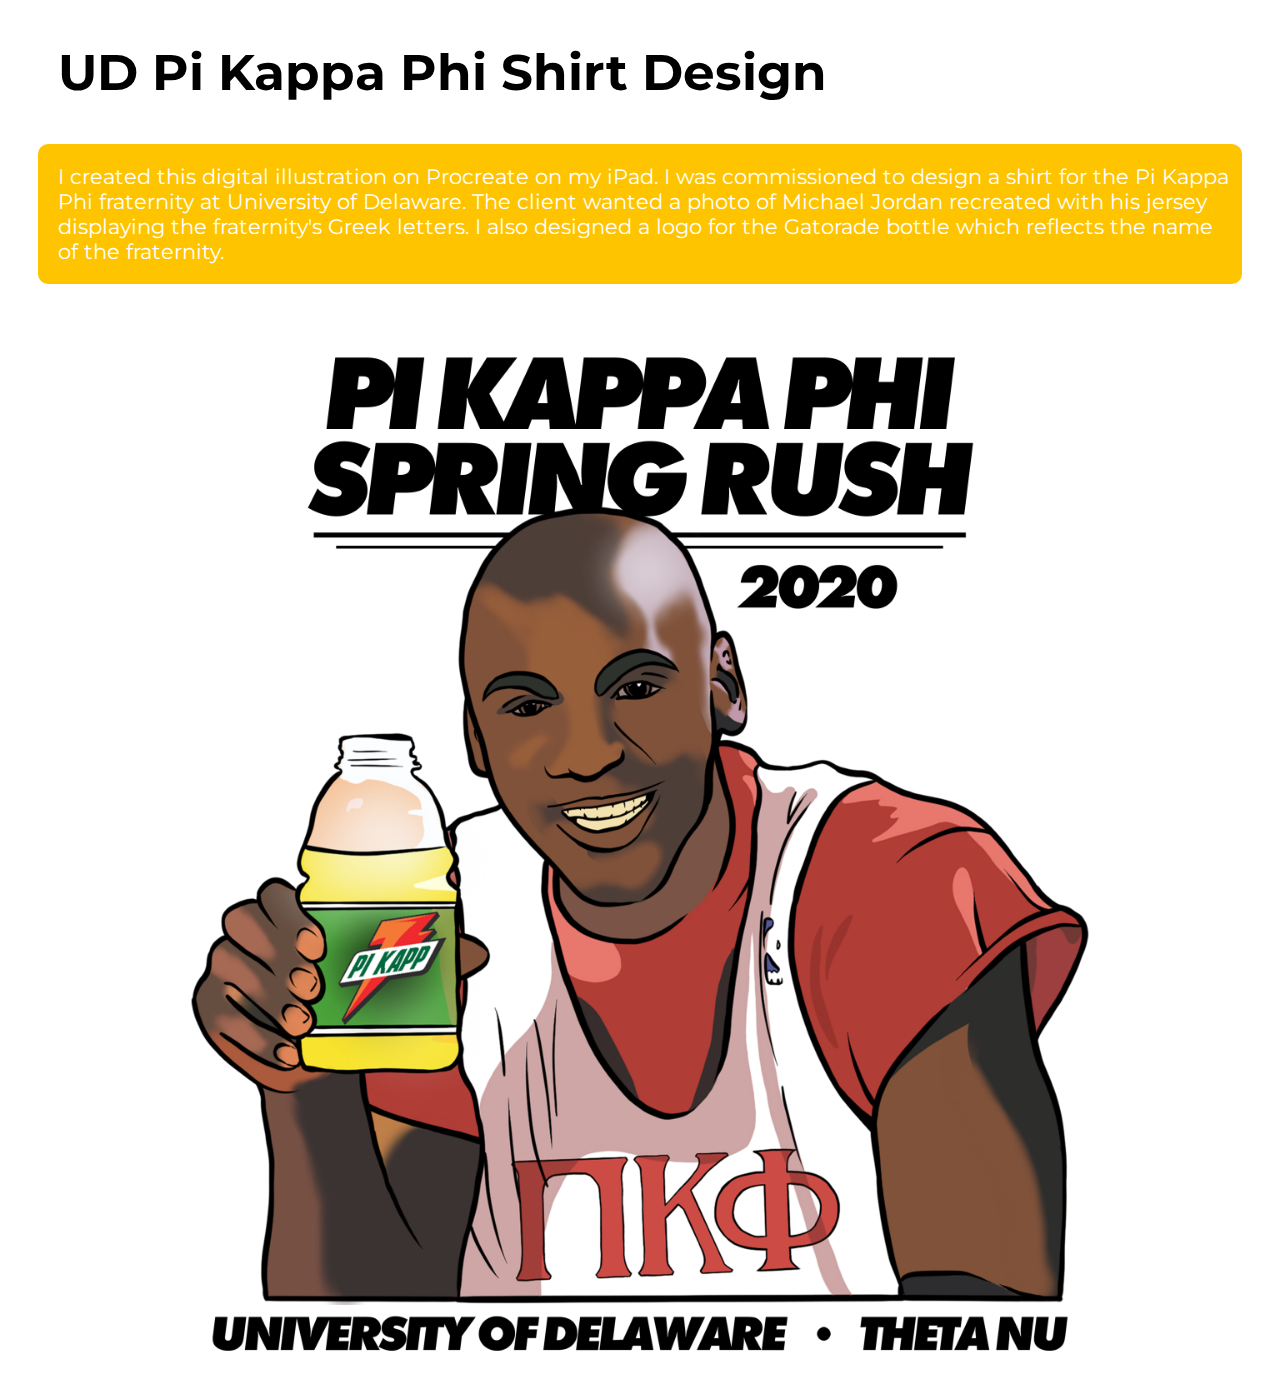
<file: images/project_3/project_3.html>
<!DOCTYPE html>
<!--[if lt IE 7]>      <html class="no-js lt-ie9 lt-ie8 lt-ie7"> <![endif]-->
<!--[if IE 7]>         <html class="no-js lt-ie9 lt-ie8"> <![endif]-->
<!--[if IE 8]>         <html class="no-js lt-ie9"> <![endif]-->
<!--[if gt IE 8]><!--> <html class="no-js"> <!--<![endif]-->
    <head>
        <meta charset="utf-8">
        <meta http-equiv="X-UA-Compatible" content="IE=edge">
        <title>UD Pi Kappa Phi Shirt Design</title>
        <meta name="description" content="">
        <meta name="viewport" content="width=device-width, initial-scale=1">
        <link rel="stylesheet" href="/slider.css">
        <link href="https://fonts.googleapis.com/css?family=Montserrat:400,600,600i,800&display=swap"rel="stylesheet"/>
    </head>
    <body>
        <h2>UD Pi Kappa Phi Shirt Design</h2>
        <p class="kappa">
          I created this digital illustration on Procreate on my iPad. I was commissioned
          to design a shirt for the Pi Kappa Phi fraternity at University of Delaware.
          The client wanted a photo of Michael Jordan recreated with his jersey displaying
          the fraternity's Greek letters. I also designed a logo for the Gatorade bottle
          which reflects the name of the fraternity.
        </p>
        <div class="slideshow-container">
            <div class="mySlides fade">
              <img src="1.png" class="mj">
           
            <br>
            
            
        
        <script src="" async defer></script>
        <script>
            var slideIndex = 1;
            showSlides(slideIndex);
            
            function plusSlides(n) {
              showSlides(slideIndex += n);
            }
            
            function currentSlide(n) {
              showSlides(slideIndex = n);
            }
            
            function showSlides(n) {
              var i;
              var slides = document.getElementsByClassName("mySlides");
              var dots = document.getElementsByClassName("dot");
              if (n > slides.length) {slideIndex = 1}    
              if (n < 1) {slideIndex = slides.length}
              for (i = 0; i < slides.length; i++) {
                  slides[i].style.display = "none";  
              }
              for (i = 0; i < dots.length; i++) {
                  dots[i].className = dots[i].className.replace(" active", "");
              }
              slides[slideIndex-1].style.display = "block";  
              dots[slideIndex-1].className += " active";
            }
            </script>
    </body>
</html>
</file>
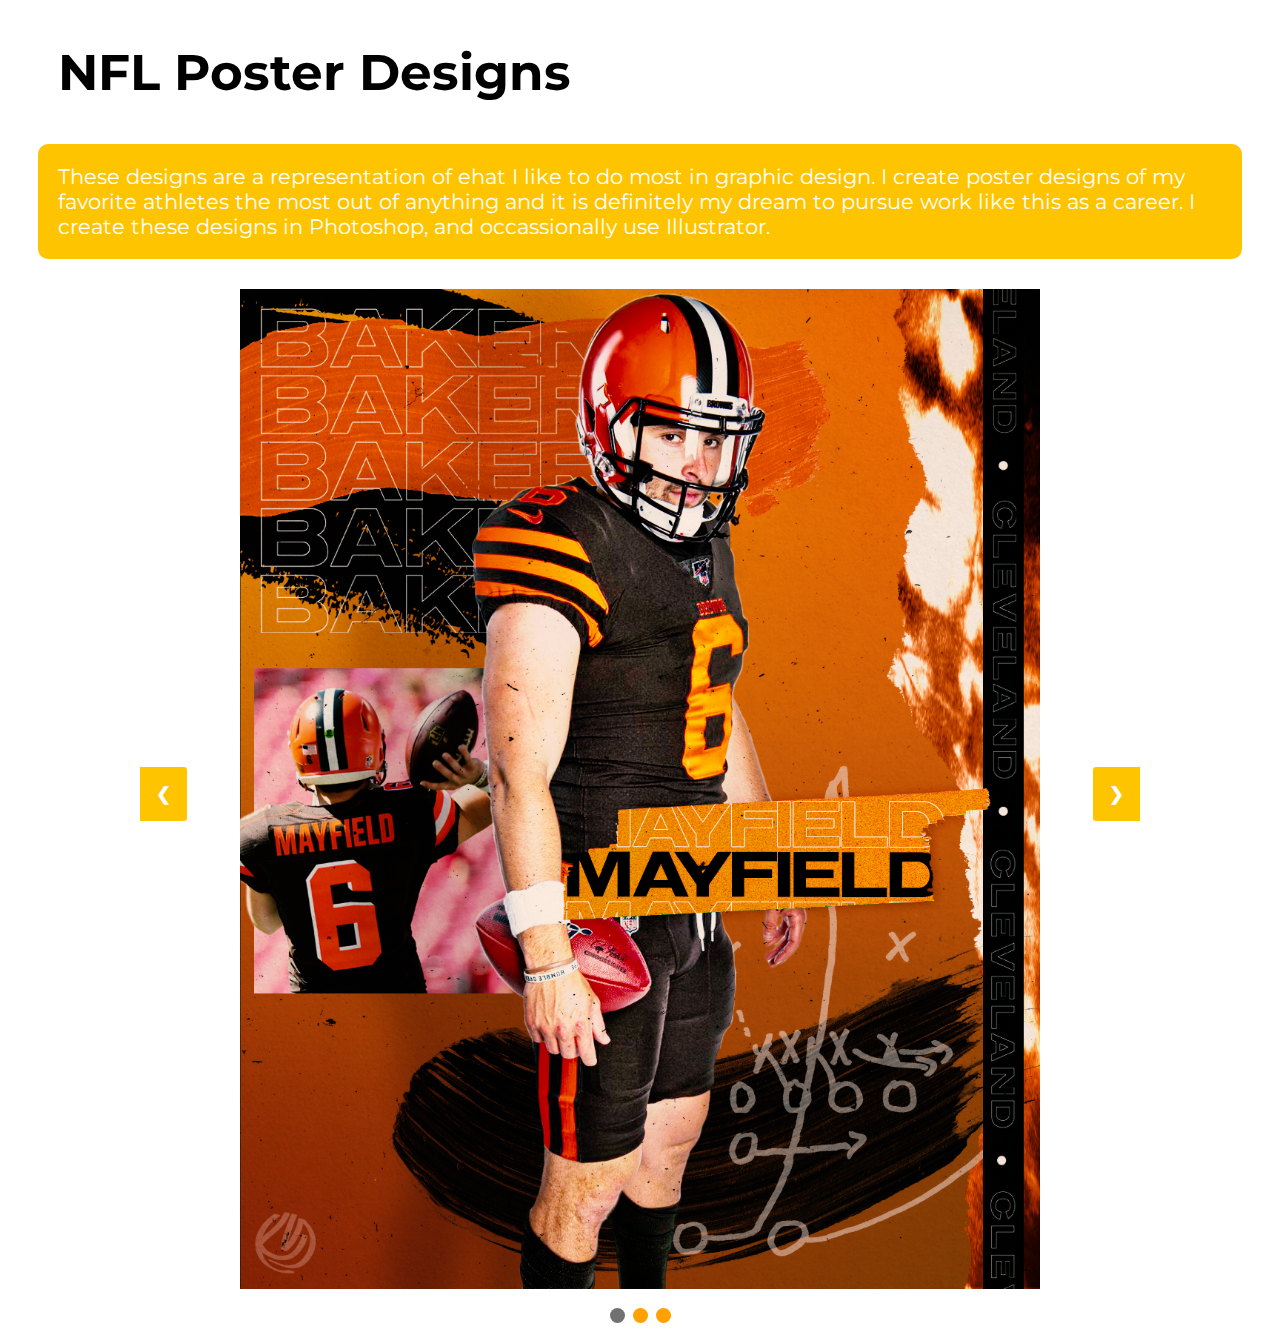
<file: images/project_5/project_5.html>
<!DOCTYPE html>
<!--[if lt IE 7]>      <html class="no-js lt-ie9 lt-ie8 lt-ie7"> <![endif]-->
<!--[if IE 7]>         <html class="no-js lt-ie9 lt-ie8"> <![endif]-->
<!--[if IE 8]>         <html class="no-js lt-ie9"> <![endif]-->
<!--[if gt IE 8]><!--> <html class="no-js"> <!--<![endif]-->
    <head>
        <meta charset="utf-8">
        <meta http-equiv="X-UA-Compatible" content="IE=edge">
        <title>NFL Poster Designs</title>
        <meta name="description" content="">
        <meta name="viewport" content="width=device-width, initial-scale=1">
        <link rel="stylesheet" href="/slider.css">
        <link
      href="https://fonts.googleapis.com/css?family=Montserrat:400,600,600i,800&display=swap"
      rel="stylesheet"
    />
    </head>
    <body>
        <h2 class="record">NFL Poster Designs</h2>
        <p>
         These designs are a representation of ehat I like to do
         most in graphic design. I create poster designs of my favorite
         athletes the most out of anything and it is definitely my dream
         to pursue work like this as a career. I create these designs in
         Photoshop, and occassionally use Illustrator.
        </p>
        <div class="slideshow-container">

            <div class="mySlides fade">
              <img src="1.png">
            </div>
            
            <div class="mySlides fade">
              <img src="2.png">
            </div>
            
            <div class="mySlides fade">
             <img src="3.png">
            </div>
            
            <a class="prev" onclick="plusSlides(-1)">&#10094;</a>
            <a class="next" onclick="plusSlides(1)">&#10095;</a>
            
            </div>
            <br>
            
            <div style="text-align:center">
              <span class="dot" onclick="currentSlide(1)"></span> 
              <span class="dot" onclick="currentSlide(2)"></span> 
              <span class="dot" onclick="currentSlide(3)"></span> 
            </div>
        
        <script src="" async defer></script>
        <script>
            var slideIndex = 1;
            showSlides(slideIndex);
            
            function plusSlides(n) {
              showSlides(slideIndex += n);
            }
            
            function currentSlide(n) {
              showSlides(slideIndex = n);
            }
            
            function showSlides(n) {
              var i;
              var slides = document.getElementsByClassName("mySlides");
              var dots = document.getElementsByClassName("dot");
              if (n > slides.length) {slideIndex = 1}    
              if (n < 1) {slideIndex = slides.length}
              for (i = 0; i < slides.length; i++) {
                  slides[i].style.display = "none";  
              }
              for (i = 0; i < dots.length; i++) {
                  dots[i].className = dots[i].className.replace(" active", "");
              }
              slides[slideIndex-1].style.display = "block";  
              dots[slideIndex-1].className += " active";
            }
            </script>
    </body>
</html>
</file>
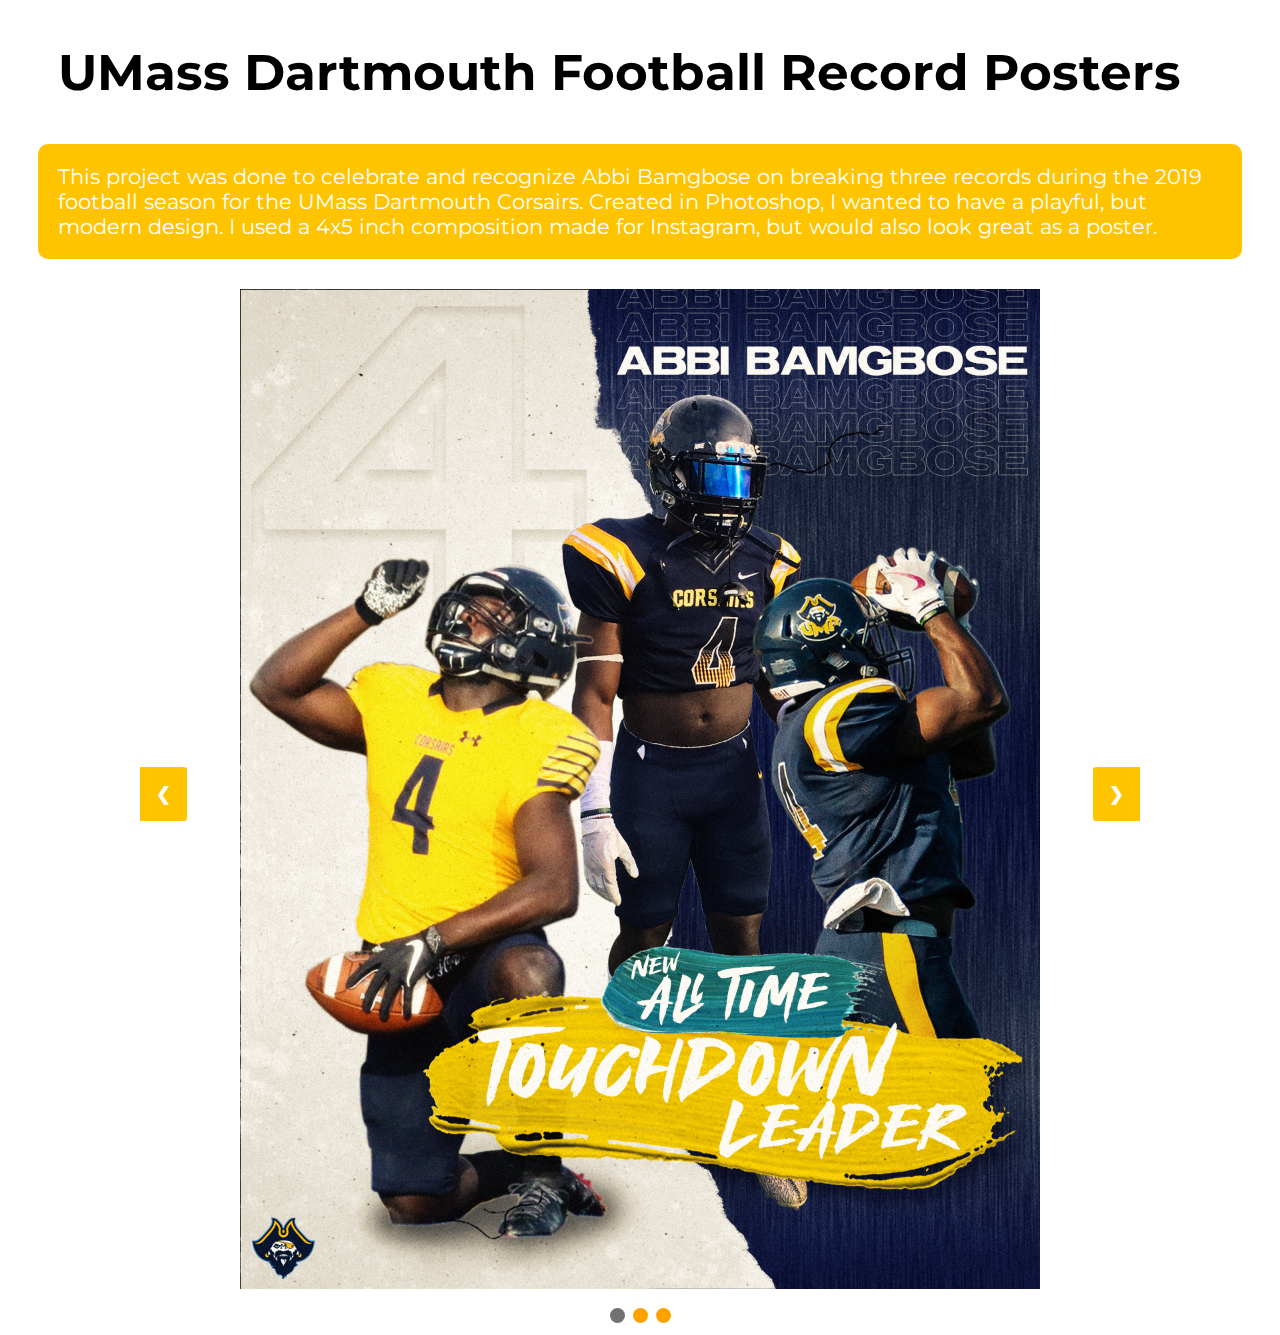
<file: images/wallpaper/project_1.html>
<!DOCTYPE html>
<!--[if lt IE 7]>      <html class="no-js lt-ie9 lt-ie8 lt-ie7"> <![endif]-->
<!--[if IE 7]>         <html class="no-js lt-ie9 lt-ie8"> <![endif]-->
<!--[if IE 8]>         <html class="no-js lt-ie9"> <![endif]-->
<!--[if gt IE 8]><!--> <html class="no-js"> <!--<![endif]-->
    <head>
        <meta charset="utf-8">
        <meta http-equiv="X-UA-Compatible" content="IE=edge">
        <title>UMass Dartmouth Football Record Posters</title>
        <meta name="description" content="">
        <meta name="viewport" content="width=device-width, initial-scale=1">
        <link rel="stylesheet" href="/slider.css">
        <link
      href="https://fonts.googleapis.com/css?family=Montserrat:400,600,600i,800&display=swap"
      rel="stylesheet"
    />
    </head>
    <body>
        <h2 class="record">UMass Dartmouth Football Record Posters</h2>
        <p>
          This project was done to celebrate and recognize Abbi Bamgbose
          on breaking three records during the 2019 football season for the
          UMass Dartmouth Corsairs. Created in Photoshop, I wanted to have a
          playful, but modern design. I used a 4x5 inch composition made for Instagram,
          but would also look great as a poster.
        </p>
        <div class="slideshow-container">

            <div class="mySlides fade">
              <img src="/images/wallpaper/1.png" width="400px">
            </div>
            
            <div class="mySlides fade">
              <img src="/images/wallpaper/2.png" width="400px">
            </div>
            
            <div class="mySlides fade">
             <img src="/images/wallpaper/3.png" width="400px" >
            </div>
            
            <a class="prev" onclick="plusSlides(-1)">&#10094;</a>
            <a class="next" onclick="plusSlides(1)">&#10095;</a>
            
            </div>
            <br>
            
            <div style="text-align:center">
              <span class="dot" onclick="currentSlide(1)"></span> 
              <span class="dot" onclick="currentSlide(2)"></span> 
              <span class="dot" onclick="currentSlide(3)"></span> 
            </div>
        
        <script src="" async defer></script>
        <script>
            var slideIndex = 1;
            showSlides(slideIndex);
            
            function plusSlides(n) {
              showSlides(slideIndex += n);
            }
            
            function currentSlide(n) {
              showSlides(slideIndex = n);
            }
            
            function showSlides(n) {
              var i;
              var slides = document.getElementsByClassName("mySlides");
              var dots = document.getElementsByClassName("dot");
              if (n > slides.length) {slideIndex = 1}    
              if (n < 1) {slideIndex = slides.length}
              for (i = 0; i < slides.length; i++) {
                  slides[i].style.display = "none";  
              }
              for (i = 0; i < dots.length; i++) {
                  dots[i].className = dots[i].className.replace(" active", "");
              }
              slides[slideIndex-1].style.display = "block";  
              dots[slideIndex-1].className += " active";
            }
            </script>
    </body>
</html>
</file>
<file: slider.css>
* {box-sizing: border-box}
body {
  font-family: 'Montserrat', sans-serif;
}
.mySlides {display: none}
img {
    display: block;
    margin-left: auto;
    margin-right: auto;
    width: 80%;
  }

p {
  font-family: 'Montserrat', sans-serif;
  font-size: 1.3em;
  padding-left: 20px;
  padding-top: 20px;
  padding-bottom: 20px;
  padding-right: 10px;
  margin: 30px;
  border-radius: 10px;
  background-color: rgb(255, 196, 0);
  color: white;
}
/* Slideshow container */
.slideshow-container {
  max-width: 1000px;
  position: relative;
  margin: auto;
}

/* Next & previous buttons */
.prev, .next {
  cursor: pointer;
  position: absolute;
  top: 50%;
  width: auto;
  padding: 16px;
  margin-top: -22px;
  color:white;
  background-color: rgb(255, 196, 0);
  font-weight: bold;
  font-size: 18px;
  transition: 0.6s ease;
  border-radius: 0 3px 3px 0;
  user-select: none;
}

/* Position the "next button" to the right */
.next {
  right: 0;
  border-radius: 3px 0 0 3px;
}

/* On hover, add a black background color with a little bit see-through */
.prev:hover, .next:hover {
  background-color: rgba(0,0,0,0.8);
}





/* The dots/bullets/indicators */
.dot {
  cursor: pointer;
  height: 15px;
  width: 15px;
  margin: 0 2px;
  background-color: #FFA100;
  border-radius: 50%;
  display: inline-block;
  transition: background-color 0.6s ease;
}

.active, .dot:hover {
  background-color: #717171;
}

/* Fading animation */
.fade {
  -webkit-animation-name: fade;
  -webkit-animation-duration: 1.5s;
  animation-name: fade;
  animation-duration: 1.5s;
}

@-webkit-keyframes fade {
  from {opacity: .4} 
  to {opacity: 1}
}

@keyframes fade {
  from {opacity: .4} 
  to {opacity: 1}
}

/* On smaller screens, decrease text size */
@media only screen and (max-width: 300px) {
  .prev, .next,.text {font-size: 11px}
}

h2 {
    position: relative;
    left: 50px;
    font-family: 'Montserrat', sans-serif;
    font-size: 50px
}
.mj{
  width: 100%;
}

.kappa{
  margin-bottom: 70px;
}
</file>
